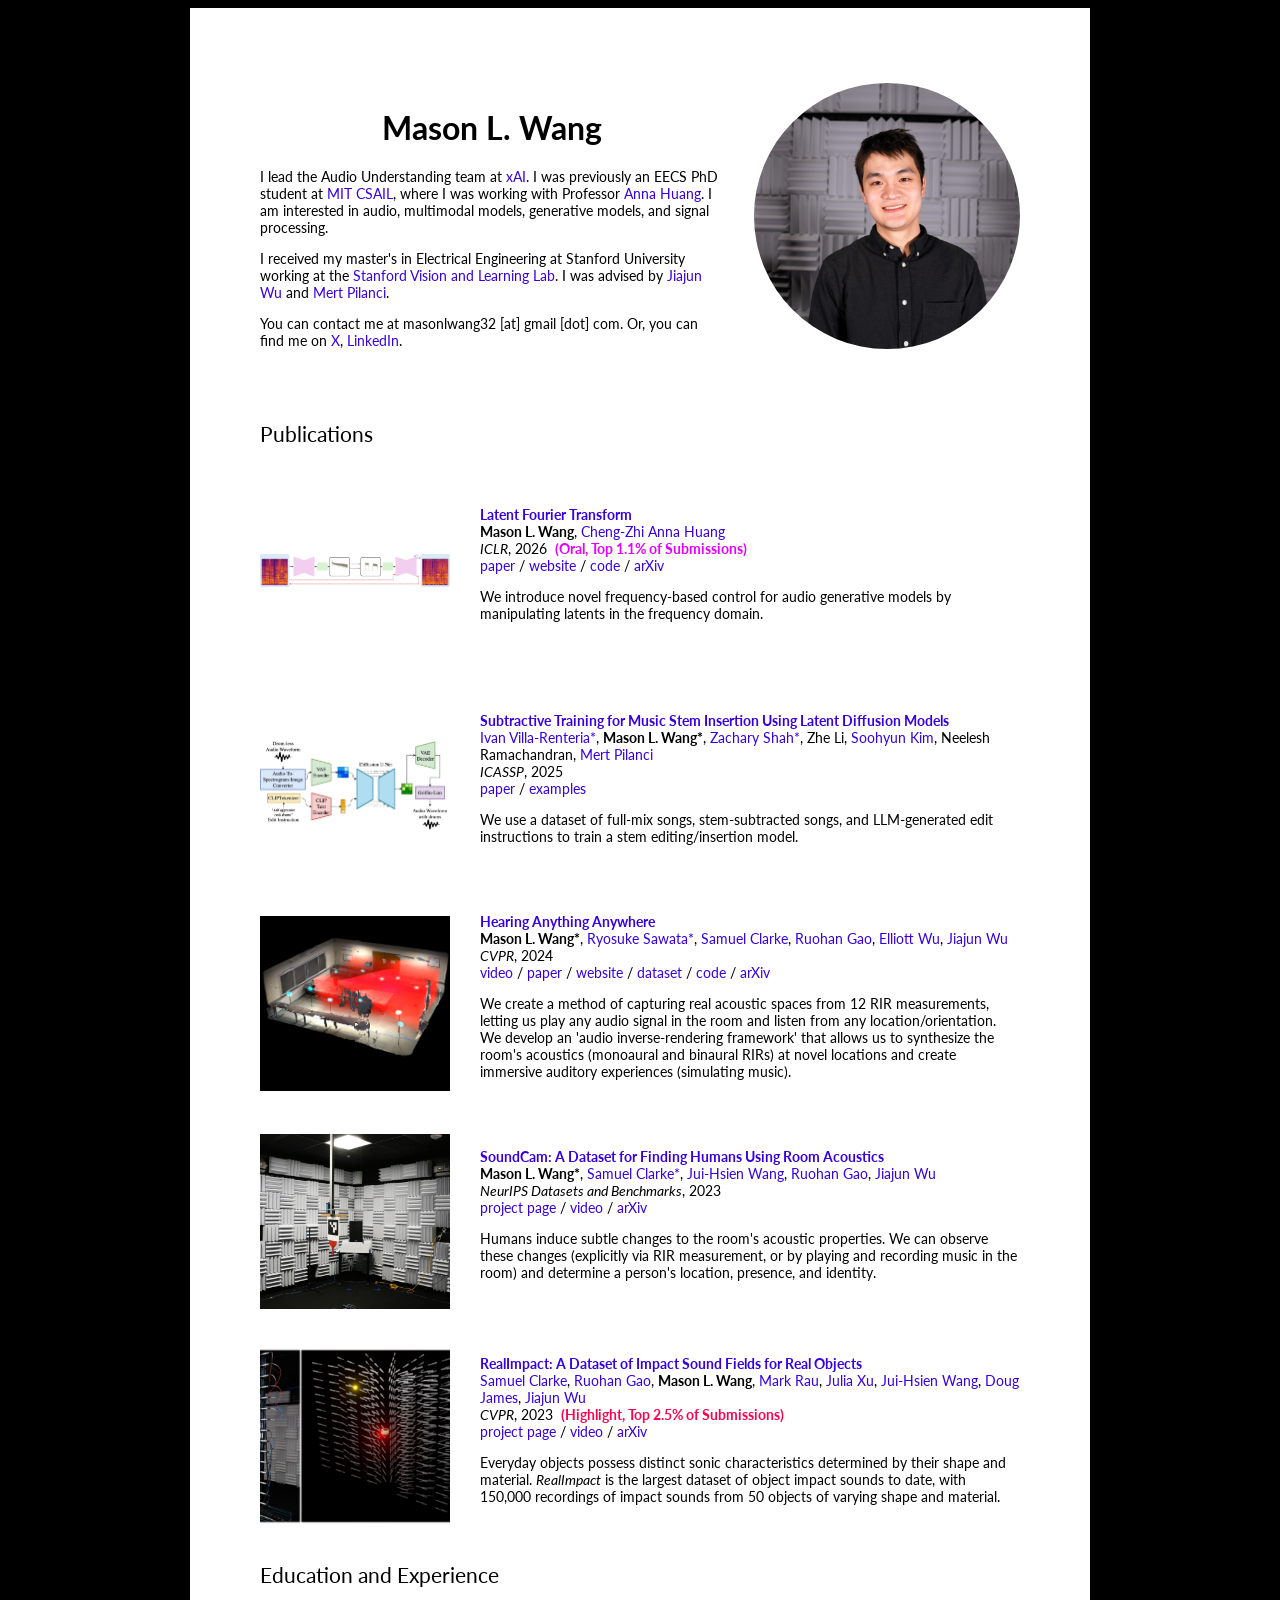
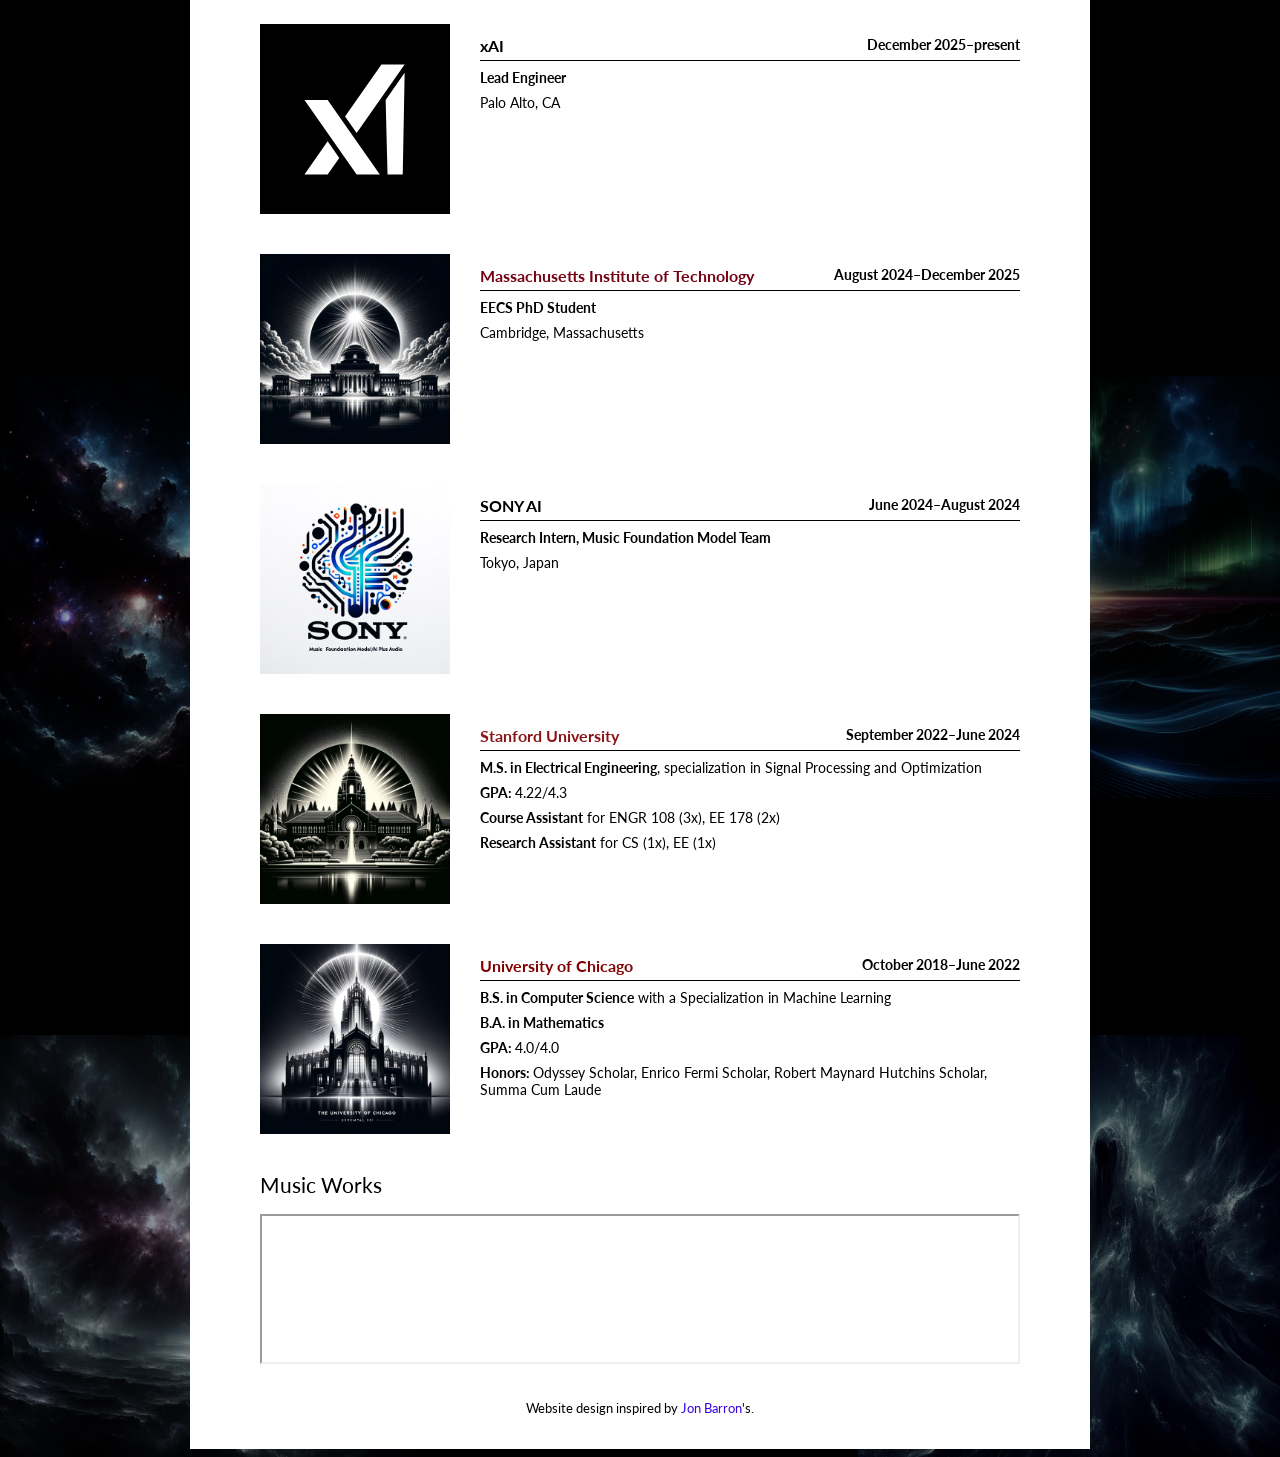
<file: index.html>
<!DOCTYPE html> <!-- Needed for modern browser parsing -->

<!--Some notes on HTML and CSS:-->
<!--In html, every element is a rectangle. A website is a tree of rectangles.-->
<!--Each rectangle has margin, border, padding, and content -->
<!--Margin is outside the rectangle and pushes neighbors away, padding is inside and keeps content inside.-->
<!--CSS tells us how big the boxes are, where they go, and how they look: HTML just tells you the structure and conten of the boxes-->
<!--There is CSS Inheritance and HTML nesting: text properties inherit, box properties don't.-->
<!--All the html lives between these two tags-->

<html lang="en">

<!--Info about the website-->

<head>
    <!--Tells browser how to decode bytes-->
    <meta charset="utf-8">
    <!--viewport is what browsers read for screen sizing. Phones render the page, don't zoom out to fit. initial-scale=1 implies one CSS pixel is one device pixel-->
    <meta name="viewport" content="width=device-width, initial-scale=1">
    <title>Mason L. Wang</title>
    <!--Links. rel is the relationship to this page, href is where the file is.-->
    <!--Link to the fonts.
    1. Get a css file from an endpoint.
    2. Query using ?.
    3. Lato is the font family.
    4. Specify fields for 'italic' (0 or 1) and 'weight' (the number in the hundreds), fetch four font variants (separated by ;)
    5. display=swap substitutes the system font in for Lato before Lato loads, instead of showing nothing.-->
    <link rel="stylesheet"
        href="https://fonts.googleapis.com/css2?family=Lato:ital,wght@0,400;0,700;1,400;1,700&display=swap">
    <!--Link the stylesheet css files.-->
    <link rel="stylesheet" href="stylesheet.css">
    <!--favicon-->
    <link rel="shortcut icon" href="homepage/mason/favicon.ico">
</head>

<body> <!--Website content-->
    <!--main is the page's primary content, limited between columns-->
    <main>
        <!--Div is a box with no meaning, used for grouping.-->
        <!--class="intro" adds a label so CSS can select it-->
        <div class="intro">
            <!--We add intro text as a div, which groups everything inside it so that it can be next to the image (which is done in the css file with display: flex;) -->
            <div class="intro-text">
                <h1>Mason L. Wang</h1>
                <p>
                    I lead the Audio Understanding team at <a href="https://x.ai/">xAI</a>. I was previously an EECS PhD
                    student
                    at <a href="https://www.csail.mit.edu/">MIT CSAIL</a>, where I was working with Professor
                    <a href="https://czhuang.github.io/">Anna Huang</a>. I am interested in audio, multimodal models,
                    generative
                    models, and signal processing.
                </p>
                <p>
                    I received my master's in Electrical Engineering at Stanford University working at the <a
                        href="https://svl.stanford.edu/">Stanford Vision and Learning Lab</a>. I was advised by <a
                        href="https://jiajunwu.com/">Jiajun Wu</a> and <a href="https://stanford.edu/~pilanci/">Mert
                        Pilanci</a>.
                </p>
                <p>
                    You can contact me at masonlwang32 [at] gmail [dot] com. Or, you can find me on <a
                        href="https://x.com/masonlongwang">X</a>, <a
                        href="https://www.linkedin.com/in/mason-wang-3b5288104/">LinkedIn</a>.
                </p>
            </div>
            <img src="homepage/mason/MasonMainPhoto.jpg" alt="Mason Wang in an anechoic chamber at Stanford">
        </div>
        <h2>Publications</h2>
        <div class="paper">
            <div class="thumb contain">
                <img src="homepage/papers/latentfouriertransform/latentfouriertransformthumbnail.png" alt="">
            </div>
            <div>
                <a href="https://masonlwang.com/latentfouriertransform/"><strong>Latent Fourier Transform</strong></a>
                <br>
                <strong>Mason L. Wang</strong>,
                <a href="https://czhuang.github.io/">Cheng-Zhi Anna Huang</a>
                <br>
                <!--Spans, unlike divs, are inline instead of block-->
                <em>ICLR</em>, 2026 <span class="oral">(Oral, Top 1.1% of Submissions)</span>
                <br>
                <a href="https://arxiv.org/pdf/2604.17986">paper</a> /
                <a href="https://masonlwang.com/latentfouriertransform/">website</a> /
                <a href="https://github.com/maswang32/latentfouriertransform/">code</a> /
                <a href="https://arxiv.org/abs/2604.17986">arXiv</a>
                <p>
                    We introduce novel frequency-based control for audio generative models by manipulating latents in
                    the frequency domain.
                </p>
            </div>
        </div>
        <div class="paper">
            <div class="thumb contain">
                <img src="homepage/papers/subtractivetraining/subtractivetrainingthumbnail.png" alt="">
            </div>
            <div>
                <a href="https://subtractivetraining.github.io/"><strong>Subtractive Training for Music Stem Insertion
                        Using Latent Diffusion Models</strong></a>
                <br>
                <a href="https://ivillar.github.io/">Ivan Villa-Renteria*</a>,
                <strong>Mason L. Wang*</strong>,
                <a href="https://www.zacharyshah.me/">Zachary Shah*</a>,
                Zhe Li,
                <a href="https://music.stanford.edu/people/soohyun-kim">Soohyun Kim</a>,
                Neelesh Ramachandran,
                <a href="https://stanford.edu/~pilanci/">Mert Pilanci</a>
                <br>
                <em>ICASSP</em>, 2025
                <br>
                <a href="https://arxiv.org/pdf/2406.19328">paper</a> / <a
                    href="https://subtractivetraining.github.io/">examples</a>
                <p>
                    We use a dataset of full-mix songs, stem-subtracted songs, and LLM-generated edit instructions
                    to
                    train a stem editing/insertion model.
                </p>
            </div>
        </div>
        <div class="paper">
            <div class="thumb">
                <img src="homepage/papers/hearinganythinganywhere/hearinganythinganywherethumbnail.png" alt="">
                <!--playsinline means play it in a box, not fullscreen (like how iOS does it usually) -->
                <video src="homepage/papers/hearinganythinganywhere/hearinganythinganywherepreview.mp4" muted autoplay
                    loop playsinline></video>
            </div>
            <div>
                <a href="https://masonlwang.com/hearinganythinganywhere/"><strong>Hearing Anything Anywhere</strong></a>
                <br>
                <strong>Mason L. Wang*</strong>,
                <a href="https://ai.sony/people/ryosuke-sawata">Ryosuke Sawata*</a>,
                <a href="https://samuelpclarke.com/">Samuel Clarke</a>,
                <a href="https://ruohangao.github.io/">Ruohan Gao</a>,
                <a href="https://www.elliottwu.com/">Elliott Wu</a>,
                <a href="https://jiajunwu.com/">Jiajun Wu</a>
                <br>
                <em>CVPR</em>, 2024
                <br>
                <a href="https://www.youtube.com/watch?v=Cv9oOFVXem4">video</a> /
                <a href="https://arxiv.org/pdf/2406.07532">paper</a> /
                <a href="https://masonlwang.com/hearinganythinganywhere/">website</a> /
                <a href="https://zenodo.org/records/11195833">dataset</a> /
                <a href="https://github.com/maswang32/hearinganythinganywhere">code</a> /
                <a href="https://arxiv.org/abs/2406.07532">arXiv</a>
                <p>
                    We create a method of capturing real acoustic spaces from 12 RIR measurements, letting us play any
                    audio signal in the room and listen from any location/orientation. We develop an 'audio
                    inverse-rendering framework' that allows us to synthesize the room's acoustics (monoaural and
                    binaural RIRs) at novel locations and create immersive auditory experiences (simulating music).
                </p>
            </div>
        </div>
        <div class="paper">
            <div class="thumb">
                <img src="homepage/papers/soundcam/soundcamthumbnail.jpg" alt="">
                <video src="homepage/papers/soundcam/soundcampreview.mp4" muted autoplay loop playsinline>
                </video>
            </div>
            <div>
                <a href="https://masonlwang.com/soundcam/"><strong>SoundCam: A Dataset for Finding Humans Using Room
                        Acoustics</strong></a>
                <br>
                <strong>Mason L. Wang*</strong>,
                <a href="https://samuelpclarke.com/">Samuel Clarke*</a>,
                <a href="https://juiwang.com/">Jui-Hsien Wang</a>,
                <a href="https://ruohangao.github.io/">Ruohan Gao</a>,
                <a href="https://jiajunwu.com/">Jiajun Wu</a>
                <br>
                <em>NeurIPS Datasets and Benchmarks</em>, 2023
                <br>
                <a href="https://masonlwang.com/soundcam/">project page</a> /
                <a href="https://www.youtube.com/watch?v=HAhJLgj8maI">video</a> /
                <a href="https://arxiv.org/abs/2311.03517">arXiv</a>
                <p>
                    Humans induce subtle changes to the room's acoustic properties. We can observe these changes
                    (explicitly via RIR measurement, or by playing and recording music in the room) and determine a
                    person's location, presence, and identity.
                </p>
            </div>
        </div>
        <div class="paper">
            <div class="thumb">
                <img src="homepage/papers/realimpact/realimpact.webp" alt="">
            </div>
            <div>
                <a href="https://samuelpclarke.com/realimpact/"><strong>RealImpact: A Dataset of Impact Sound Fields for
                        Real Objects</strong></a>
                <br>
                <a href="https://samuelpclarke.com/">Samuel Clarke</a>,
                <a href="https://ruohangao.github.io/">Ruohan Gao</a>,
                <strong>Mason L. Wang</strong>,
                <a href="https://mta.mit.edu/person/mark-rau">Mark Rau</a>,
                <a href="https://www.linkedin.com/in/julia-xu-709167127/">Julia Xu</a>,
                <a href="https://juiwang.com/">Jui-Hsien Wang</a>,
                <a href="https://graphics.stanford.edu/~djames/">Doug James</a>,
                <a href="https://jiajunwu.com/">Jiajun Wu</a>
                <br>
                <em>CVPR</em>, 2023 <span class="highlight">(Highlight, Top 2.5% of Submissions)</span>
                <br>
                <a href="https://samuelpclarke.com/realimpact/">project page</a> /
                <a href="https://www.youtube.com/watch?v=OeZMeze-oIs">video</a> /
                <a href="https://arxiv.org/abs/2306.09944">arXiv</a>
                <p>
                    Everyday objects possess distinct sonic characteristics determined by their shape and material.
                    <em>RealImpact</em> is the largest dataset of object impact sounds to date, with 150,000 recordings
                    of impact sounds from 50 objects of varying shape and material.
                </p>
            </div>
        </div>
        <h2>Education and Experience</h2>
        <div class="job">
            <img src="homepage/logos/xAI Logo.svg" alt="">
            <div>
                <div class="sameline">
                    <span class="organizationname">xAI</span>
                    <span>December 2025&ndash;present</span>
                </div>
                <div><strong>Lead Engineer</strong></div>
                <div>Palo Alto, CA</div>
            </div>
        </div>
        <div class="job">
            <img src="homepage/logos/MIT Logo.webp" alt="">
            <div>
                <div class="sameline">
                    <!--this is how to do two css classes-->
                    <span class="organizationname mit">Massachusetts Institute of
                        Technology</span>
                    <span>August 2024&ndash;December 2025</span>
                </div>
                <div><strong>EECS PhD Student</strong></div>
                <div>Cambridge, Massachusetts</div>
            </div>
        </div>
        <div class="job">
            <img src="homepage/logos/Sony Logo.webp" alt="">
            <div>
                <div class="sameline">
                    <span class="organizationname">SONY AI</span>
                    <span>June 2024&ndash;August 2024</span>
                </div>
                <div><strong>Research Intern, Music Foundation Model Team</strong></div>
                <div>Tokyo, Japan</div>
            </div>
        </div>
        <div class="job">
            <img src="homepage/logos/Stanford Logo.webp" alt="">
            <div>
                <div class="sameline">
                    <!--To do inline colors: <span style="color: #8C1515">Stanford University</span> -->
                    <span class="organizationname stanford">Stanford
                        University</span>
                    <span>September 2022&ndash;June 2024</span>
                </div>
                <div><strong>M.S. in Electrical Engineering</strong>, specialization in Signal Processing and
                    Optimization</div>
                <div><strong>GPA: </strong>4.22/4.3</div>
                <div><strong>Course Assistant</strong> for ENGR 108 (3x), EE 178 (2x)</div>
                <div><strong>Research Assistant</strong> for CS (1x), EE (1x)</div>
            </div>
        </div>
        <div class="job">
            <img src="homepage/logos/UChicago Logo.webp" alt="">
            <div>
                <div class="sameline">
                    <span class="organizationname uchicago">University of Chicago</span>
                    <span>October 2018&ndash;June 2022</span>
                </div>
                <div><strong>B.S. in Computer Science</strong> with a Specialization in Machine Learning</div>
                <div><strong>B.A. in Mathematics</strong></div>
                <div><strong>GPA: </strong>4.0/4.0</div>
                <div><strong>Honors: </strong>Odyssey Scholar, Enrico Fermi Scholar, Robert Maynard Hutchins Scholar,
                    Summa Cum Laude</div>
            </div>
        </div>
        <h2>Music Works</h2>
        <!--How to embed soundcloud - iframe embeds another page inside mine-->
        <!--height 150 means 150 pixels-->
        <!--lazy means don't fetch until the user goes near it-->
        <!--allow autoplay is needed for permissions-->
        <iframe title="Deep Field Reflections by cosm9000" width="100%" height="150" loading="lazy" allow="autoplay"
            src="https://w.soundcloud.com/player/?url=https%3A//api.soundcloud.com/tracks/1011523867&auto_play=false&visual=true">
        </iframe>
        <p class="credits">
            Website design inspired by <a href="https://github.com/jonbarron/jonbarron_website">Jon Barron</a>'s.
        </p>
    </main>
</body>

</html>
</file>
<file: stylesheet.css>
/*
 * Tags (defined by the browser)
*/

/* width and max-width measure the padding and border, not just content*/
* {
    box-sizing: border-box
}

body {
    /* A list of fonts and fallback fonts */
    font-family: Lato, Verdana, Helvetica, sans-serif;
    font-size: 14px;
    /* Website has a black background (but main has white one) */
    background-color: #000;
    background-image: url("homepage/background/COSMOSDark.png"), url("homepage/background/COSMOS2Dark.png"), url("homepage/background/COSMOS5Dark.jpg"), url("homepage/background/COSMOS6Dark.jpg");
    /* Each image is 33% of the body width */
    background-size: 33%;
    /* Position of each entry, horizontal then vertical */
    background-position: 0% 75%, 100% 75%, bottom left, bottom right;
    /* Don't tile */
    background-repeat: no-repeat
}

main {
    /* never exceed this width*/
    max-width: 900px;
    /* 0 margin top and bottom, allow browser to compute horizontal margins.
    Specifying two values here means vertical, then horizontal.*/
    margin: 0 auto;
    /* padding inside the main box, vertical and horizontal*/
    padding: 20px 70px;
    background-color: #fff;
}


h1 {
    font-size: 32px;
    text-align: center;
    /* Add a little space above title */
    margin-top: 40px;
}

h2 {
    font-size: 21px;
    font-weight: normal;
}

a {
    color: #3600E3;
    /* Removes the default underline */
    text-decoration: none;
}

/* Light up links when hovering or tabbing through them (focus) */
a:hover,
a:focus {
    color: #f09228;
}


/*
 * Classes (defined by website coder)
*/

.intro,
.paper,
.job {
    /* Does the wrapping, lays the children of a box in a row instead of stacking them vertically.*/
    display: flex;
    /* Centers the children of the box vertically */
    align-items: center;
    /* Cell padding - space between children */
    gap: 30px;
}

.intro {
    /* Padding at the top of the image, so that it doesn't touch the very top of the website */
    padding: 40px 0;
}

.paper {
    padding: 20px 0;
}

/* Descendant Selector */
.intro img {
    /* Set width to 35% of the parent box */
    width: 35%;
    /* Rounds the rectangle so much it becomes a circle */
    border-radius: 50%;
}



.thumb {
    /* Anything with position: absolute inside this will be relative to the thumb position. */
    position: relative;
    width: 25%;
    /* Do not shrink items if there is not enough space - keep thumbnails at 25% width */
    flex-shrink: 0;
}

.thumb img,
.thumb video {
    width: 100%;
    height: 175px;
    /* Instead of inline, like text, it is a block - no space under the image */
    display: block;
    /* scale the image into the box is full, crop the excess" */
    object-fit: cover;
}

.thumb.contain img {
    /* scale the image until the whole image fits inside the box, but no larger, leaving empty space */
    object-fit: contain;
}

/* Settings that only apply to the video */
.thumb video {
    /* Position the video at the same place as where the image is, which is in the "thumb" class */
    position: absolute;
    top: 0;
    left: 0;
    opacity: 0;
    transition: opacity 0.2s;
}

.thumb:hover video {
    opacity: 1;
}

/*
 * Spans - papers
*/

.oral {
    /* a little bit of space between the conference and designation */
    margin-left: 4px;
    color: #E600ff;
    font-weight: bold;
}

.highlight {
    margin-left: 4px;
    color: #FF004F;
    font-weight: bold;
}

/*
 * Spans - jobs
*/

.job {
    /* align items at the top */
    align-items: flex-start;
    padding: 20px 0;
}

.job img {
    width: 25%;
}

/* > applies to only direct children, while space is any depth */
.job>div {
    /* Make text box take up the rest of the horizontal space */
    flex: 1;
    /* add a bit of padding before the top */
    padding-top: 12px;
}

/* Larger spaces between job description points */
.job>div>div {
    margin-bottom: 8px;
}

.sameline {
    display: flex;
    /* control horizontal placement */
    /* (goes in tandem with flex since flex puts things on a horizontal axis by default, unless flex-direction is column */
    /* leftover space between the content items */
    justify-content: space-between;
    /* Draw a 1 px border below */
    border-bottom: 1px solid;
    padding-bottom: 5px;
}

/* For the dates*/
.sameline span {
    font-weight: 700;
}

.organizationname {
    font-size: 16px;
    font-weight: 700;
}

.mit {
    color: #750014;
}

.stanford {
    color: #8c1515;
}

.uchicago {
    color: #800000;
}

.credits {
    text-align: center;
    font-size: small;
    padding-top: 20px;
}


/* Mobile Stuff */
/* if viewport is at most 700 px */
@media (max-width: 700px) {

    .intro,
    .paper,
    .job {
        /* Flex puts things vertically instead of side by side */
        flex-direction: column;
        /* align items in the flex to the left */
        align-items: flex-start;
    }

    .thumb,
    .intro img,
    .job img {
        /* besides that, media elements take up full width of the parent */
        width: 40%;
    }

    main {
        /* Lower padding on each side */
        padding: 20px;
    }
}
</file>
